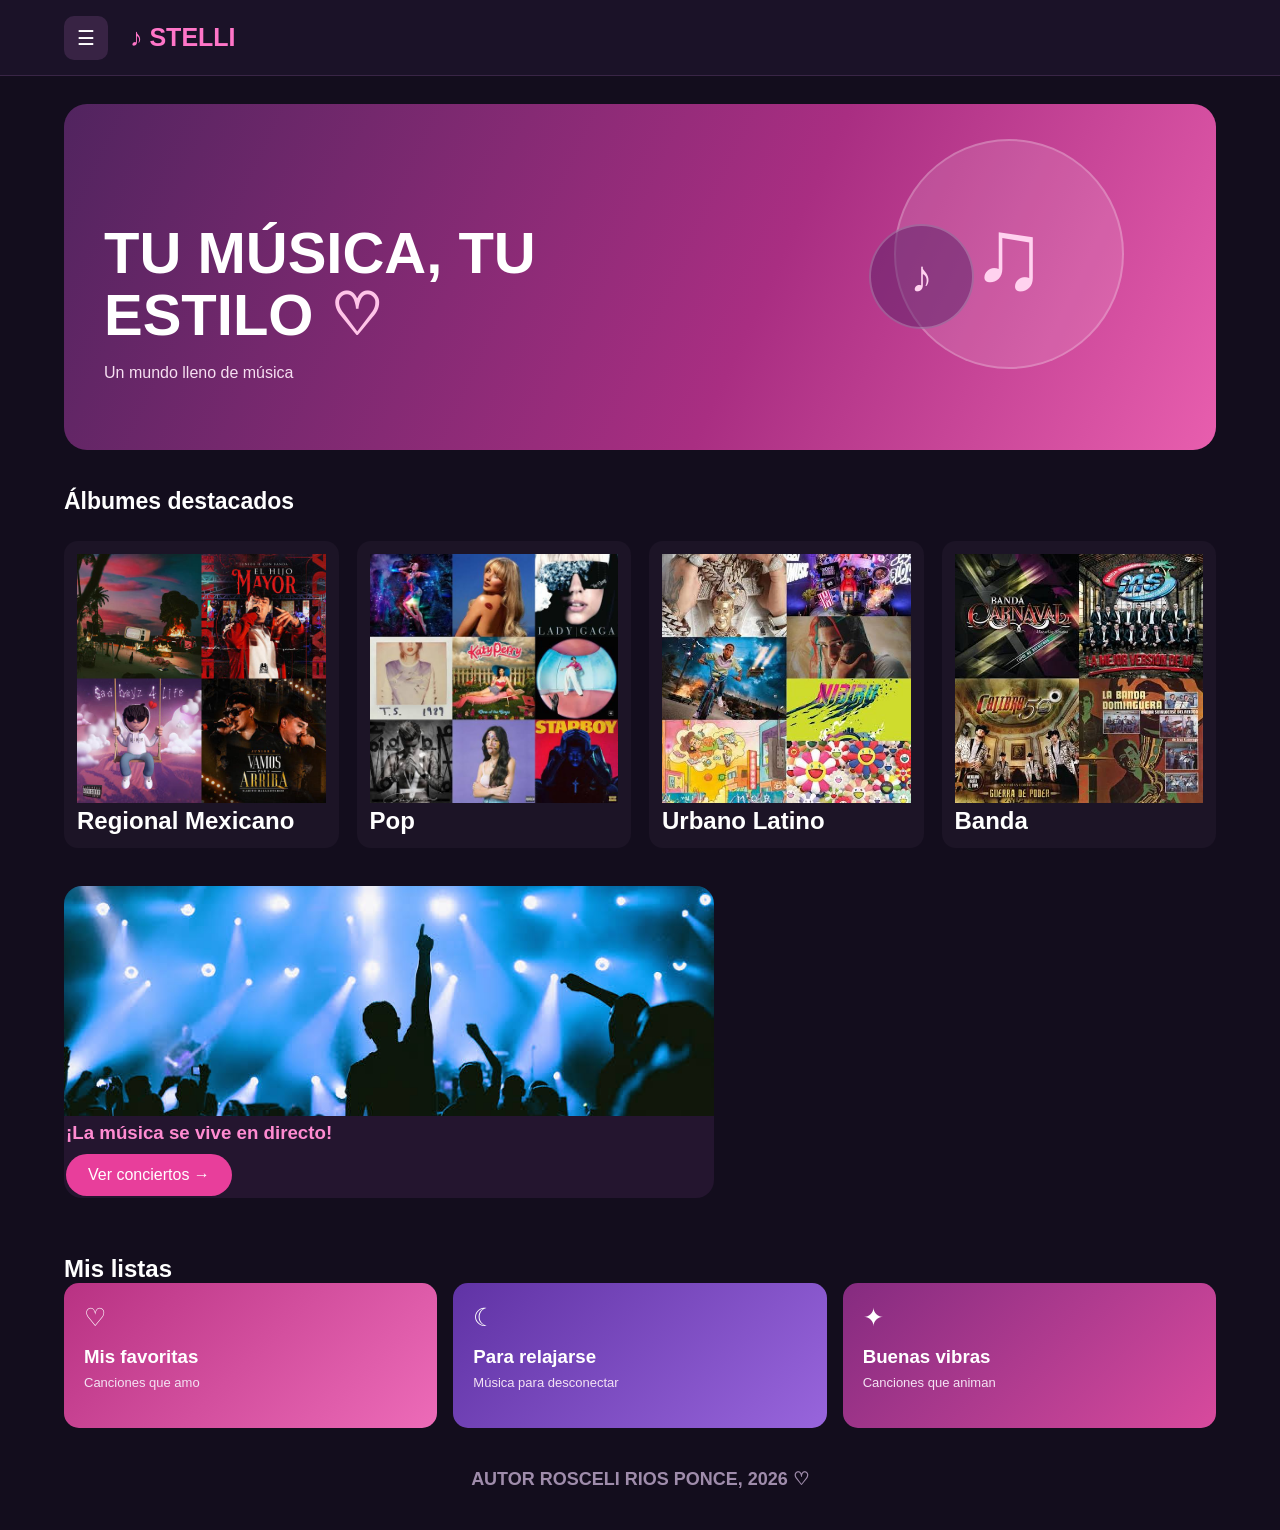
<file: index.html>
<!DOCTYPE html>
<html lang="es">
<head>
    <meta charset="UTF-8">
    <meta name="viewport" content="width=device-width, initial-scale=1.0">
    <title>Stelli</title>
    <link rel="stylesheet" href="estilos.css">
</head>
<body>
    <header class="encabezado">
        <button class="boton-menu" id="abrirMenu" aria-label="Abrir menú" aria-expanded="false">☰</button>
        <a class="logo" href="#inicio">♪ STELLI</a>
    </header>
    <div class="fondo-menu" id="fondoMenu"></div>
    <aside class="menu-lateral" id="menuLateral">
        <div class="menu-titulo"><h2>Tu espacio</h2><button id="cerrarMenu" aria-label="Cerrar menú">×</button></div>
        <a class="enlace activo" href="#inicio">⌂ <span>Inicio</span></a>
        <a class="enlace" href="#albumes">▣ <span>Álbumes</span></a>
        <a class="enlace" href="#conciertos">▶ <span>Conciertos</span></a>
        <a class="enlace" href="#listas">☷ <span>Mis listas</span></a>
        <a class="enlace" href="formulario.html">☆ <span>Suscripción</span></a>
        <div class="menu-nota"><div class="nota-icono">♫</div><strong>Tu música, tu estilo</strong></div>
    </aside>

    <main id="inicio">
        <section class="hero">
            <div class="hero-texto">
                <p class="etiqueta"></p>
                <h1><br>TU MÚSICA, TU ESTILO <span>♡</span></h1>
                <P>Un mundo lleno de música</P>
            </div>
            <div class="disco disco-grande">♫</div><div class="disco disco-pequeno">♪</div>
        </section>

        <section class="seccion" id="albumes">
            <div class="titulo-seccion"><div><h2>Álbumes destacados</h2></div></div>
            <div class="rejilla-albumes">
                <article class="album"><a href="regional.html"><img src="regional.jpg" width="100%"></a><h2>Regional Mexicano</h2></article>
                <article class="album"><a href="pop.html"><img src="pop.jpg" width="100%"></a><h2>Pop</h2></article>
                <article class="album"><a href="urbano.html"><img src="urbano.jpg" width="100%"></a><h2>Urbano Latino</h2></article>
                <article class="album"><a href="banda.html"><img src="bandas.jpg" width="100%"></a><h2>Banda</h2></article>
            </div>
        </section>
    <section class="seccion" id="conciertos">
       <div class="tarjeta-portada">
       <img src="conciertos.jpg" alt="Conciertos en vivo">
       <div class="info-concierto">
       <h3> ¡La música se vive en directo!</h3>
       <a href="conciertos.html" class="boton-conciertos">
       Ver conciertos →
       </a>
       </div></div></section>
        <section class="seccion" id="listas">
            <div class="titulo-seccion"></div><h2>Mis listas</h2></div></div>
             <div class="rejilla-listas">
<a href="favoritas.html" class="lista lista-rosa">
<span>♡</span><h3>Mis favoritas</h3><p>Canciones que amo</p></a>
<a href="relajarse.html" class="lista lista-morada"><span>☾</span><h3>Para relajarse</h3>
<p>Música para desconectar</p></a>
<a href="vibras.html" class="lista lista-fucsia">
<span>✦</span><h3>Buenas vibras</h3>
<p>Canciones que animan</p></a>
</div></section>

    <footer><h2>AUTOR ROSCELI RIOS PONCE, 2026 ♡</h2></footer>
    </main>

    <script>
        const menu = document.getElementById('menuLateral');
        const fondo = document.getElementById('fondoMenu');
        const abrir = document.getElementById('abrirMenu');
        const cerrar = document.getElementById('cerrarMenu');

        function abrirMenu() {
            menu.classList.add('mostrar');
            fondo.classList.add('mostrar');
            abrir.setAttribute('aria-expanded', 'true');
        }
        function cerrarMenu() {
            menu.classList.remove('mostrar');
            fondo.classList.remove('mostrar');
            abrir.setAttribute('aria-expanded', 'false');
        }
        abrir.addEventListener('click', abrirMenu);
        cerrar.addEventListener('click', cerrarMenu);
        fondo.addEventListener('click', cerrarMenu);
        document.querySelectorAll('.menu-lateral a').forEach(function(enlace) {
            enlace.addEventListener('click', cerrarMenu);
        });
    </script>
</body>
</html>
</file>
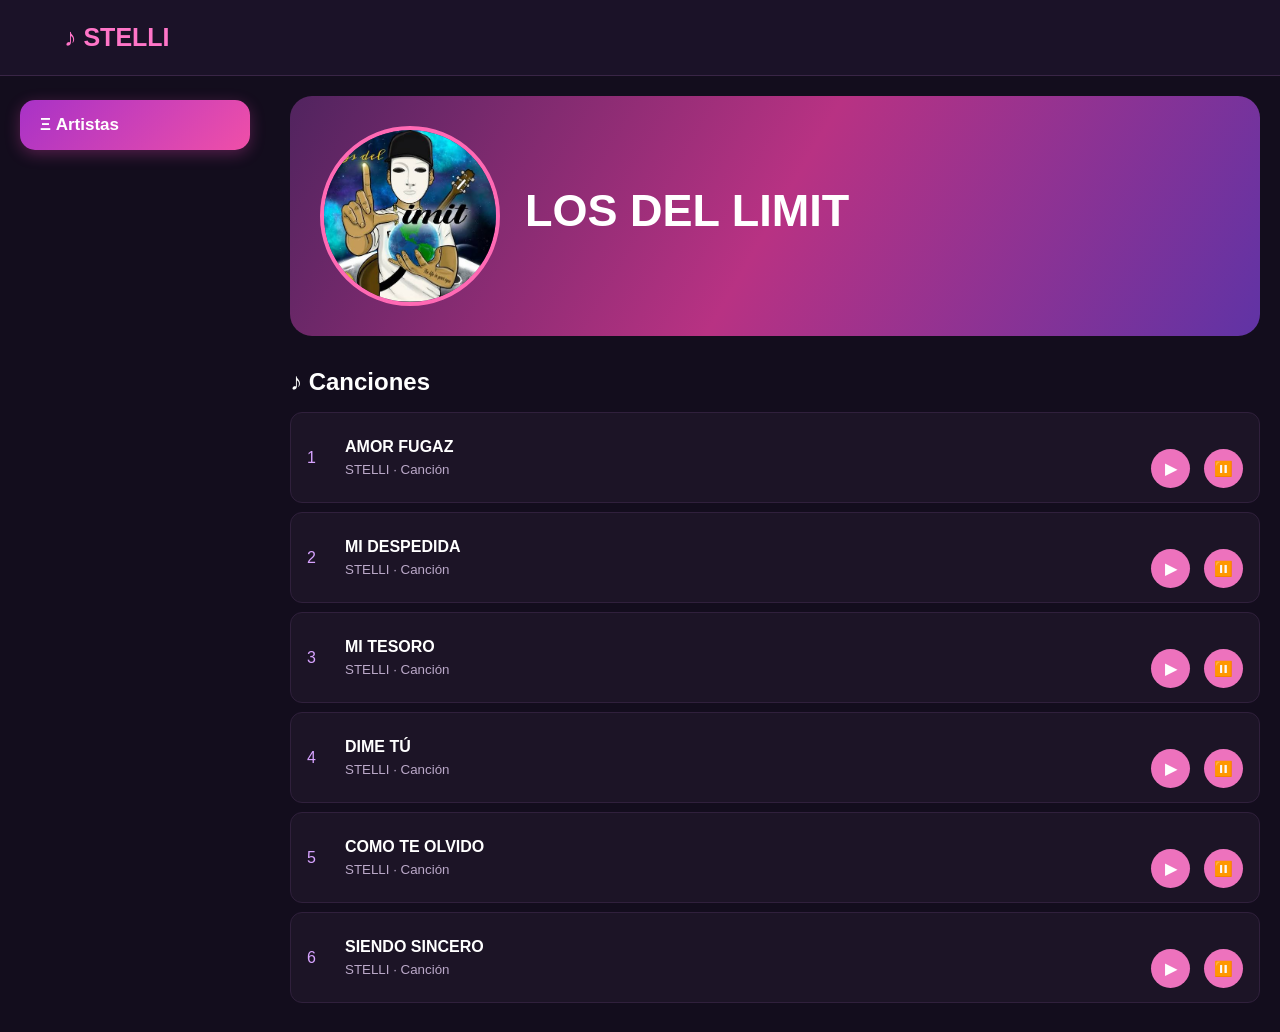
<file: artistabanda.html>
<!DOCTYPE html>
<html lang="es">
<head>
    <meta charset="UTF-8">
    <meta name="viewport" content="width=device-width, initial-scale=1.0">
    <title>banda</title>
    <link rel="stylesheet" href="estilos.css">
</head>
<body>
    <header class="encabezado">
        <a class="logo" href="index.html">♪ STELLI</a>
    </header>

    <main class="pagina-artista">
    <details class="menu-artistas">
        <summary>Ξ Artistas</summary>
        <nav>
            <a href="banda.html #artistas">🎵 <span>BANDA</span></a>
            <a href="?artista=1">▶ <span>LOS DEL LIMIT</span></a>
            <a href="?artista=2">▶ <span>LOS PLEBES DEL RANCHO DE ARIEL CAMACHO</span></a>
            <a href="?artista=3">▶ <span>BANDA TIERRA SAGRADA</span></a>
            <a href="?artista=4">▶ <span>CALIBRE 50</span></a>
            <a href="?artista=5">▶ <span><span>BANDA LA TRAKALOSA DE MONTERREY</span></a>
            <a href="?artista=6">▶ <span>LOS RIELEROS DEL NORTE</span></a>
        </nav>
    </details>
        <section class="portada-artista">
            <div class="avatar-artista">
            <img id="imagenArtista" src="" alt="Foto del artista">
            </div>
            <div>
                <h1 id="nombreArtista">Nombre del artista</h1>
            </div>
        </section>

        <section class="lista-canciones">
            <h2>♪ Canciones</h2>
            <div id="canciones"></div>
        </section>
    </main>

    <script>
        /* Cambia los nombres y canciones de este ejemplo por los de tus artistas favoritos. */
        const artistas = {
            1: { nombre: "LOS DEL LIMIT", imagen:"limit.jpg", canciones: ["AMOR FUGAZ", "MI DESPEDIDA", "MI TESORO", "DIME TÚ", "COMO TE OLVIDO", "SIENDO SINCERO"] },
            2: { nombre: "LOS PLEBES DEL RANCHO DE ARIEL CAMACHO", imagen:"ariel.jpg", canciones: ["HABLEMOS", "COMO FUE", "NADIE", "POR ENAMORARME", "NO LO HICE BIEN", "QUÉ CARO ESTOY PAGANDO"] },
            3: { nombre: "BANDA TIERRA SAGRADA", imagen:"tierra.jpg", canciones: ["LA BUENA Y LA MALA", "EL BUENO Y EL MALO", "SUSPIROS", "HOMBRE SENCILLO", "INCOMPARABLE", "ASÍ TE QUIERO YO"] },
            4: { nombre: "CALIBRE 50", imagen:"calibre.jpg", canciones: ["SI TE PUDIERA MENTIR", "A LA ANTIGÜITA", "CONTIGO", "BOHEMIO LOCO", "TUS LATIDOS", "AUNQUE AHORA ESTÉS CON ÉL"] },
            5: { nombre: "BANDA LA TRAKALOSA DE MONTERREY", imagen:"trakalosa.jpg", canciones: ["BROCHE DE ORO", "SUPISTE HACERME MAL", "FÍJATE QUE SÍ", "BORRACHO DE AMOR", "PUDE HABER SIDO YO", "DOBLE VIDA"] },
            6: { nombre: "LOS RIELEROS DEL NORTE", imagen:"los rieleros.jpg", canciones: ["VOY A LLORAR POR TI", "TE QUIERO MUCHO", "AYER LA VI POR LA CALLE", "NOCHES ETERNAS", "DIME QUIÉN ES", "AYÚDAME A OLVIDARTE"] }
        };

 const numero = new URLSearchParams(window.location.search).get("artista") || "1";
const artista = artistas[numero] || artistas["1"];

document.title = artista.nombre + " | STELLI";
document.getElementById("nombreArtista").textContent = artista.nombre;
const imagen=
document.getElementById("imagenArtista");imagen.src=artista.imagen;

const contenedor = document.getElementById("canciones");
console.log("La pagina esta ejecutando JavaScript");
console.log(artistas);
console.log(artista);
                const archivos={
                    "AMOR FUGAZ":"amor fugaz.mp3",
                    "MI DESPEDIDA":"mi despedida.mp3",
                    "MI TESORO":"mi tesoro.mp3",
                    "DIME TÚ":"dime tu.mp3",
                    "COMO TE OLVIDO":"como te olvido.mp3",
                    "SIENDO SINCERO":"siendo sincero.mp3",
                    "HABLEMOS":"hablemos.mp3",
                    "COMO FUE":"como fue.mp3",
                    "NADIE":"nadie.mp3",
                    "POR ENAMORARME":"Por Enamorarme.mp3",
                    "NO LO HICE BIEN":"no lo hice bien.mp3",
                    "QUÉ CARO ESTOY PAGANDO":"que caro estoy pagando.mp3",
                    "LA BUENA Y LA MALA":"la buena.mp3",
                    "EL BUENO Y EL MALO":"el bueno.mp3",
                    "SUSPIROS":"suspiros.mp3",
                    "HOMBRE SENCILLO":"hombre sencillo.mp3",
                    "INCOMPARABLE":"incomparable.mp3",
                    "ASÍ TE QUIERO YO":"asi te quiero yo.mp3",
                    "SI TE PUDIERA MENTIR":"si te pudiera mentir.mp3",
                    "A LA ANTIGÜITA":"a la antiguita.mp3",
                    "CONTIGO":"contigo.mp3",
                    "BOHEMIO LOCO":"bohemio loco.mp3",
                    "TUS LATIDOS":"tus latidos.mp3",
                    "AUNQUE AHORA ESTÉS CON ÉL":"aunque ahora.mp3",
                    "BROCHE DE ORO":"broche de oro.mp3",
                    "SUPISTE HACERME MAL":"supiste hacerme mal.mp3",
                    "FÍJATE QUE SÍ":"fijate que si.mp3",
                    "BORRACHO DE AMOR":"borracho de amor.mp3",
                    "PUDE HABER SIDO YO":"pude haber sido yo.mp3",
                    "DOBLE VIDA":"doble vida.mp3",
                    "VOY A LLORAR POR TI":"voy a llorar.mp3",
                    "TE QUIERO MUCHO":"te quiero.mp3",
                    "AYER LA VI POR LA CALLE":"ayer la vi.mp3",
                    "NOCHES ETERNAS":"noches eternas.mp3",
                    "DIME QUIÉN ES":"dime quien es.mp3",
                    "AYÚDAME A OLVIDARTE":"ayudame a olvidarte.mp3",
                };
                    artista.canciones.forEach(function(cancion, indice) {
    const fila = document.createElement("div");
    fila.className = "cancion";

    fila.innerHTML =
        '<span class="cancion-numero">' + (indice + 1) + '</span>' +
        '<div class="cancion-info"><strong></strong><small>STELLI · Canción</small></div>' +
        '<button class="boton-reproducir" type="button">▶</button>' +
        '<button class="boton-pausar boton-reproducir" type="button">⏸️</button>';

    fila.querySelector(".cancion-info strong").textContent = cancion;

    const boton = fila.querySelector("button");
    const botonPausa=
    fila.querySelector(".boton-pausar");
    botonPausa.addEventListener("click",function(){
        const audio=
        document.getElementById("reproductor");
        if (audio) {
            audio.pause();
        }
    });

    boton.addEventListener("click", function() {
        const archivo = archivos[cancion];

        if (!archivo) {
            alert("Todavía falta agregar el archivo de esta canción.");
            return;
        }

        let audio = document.getElementById("reproductor");

        if (!audio) {
            audio = document.createElement("audio");
            audio.id = "reproductor";
            contenedor.parentNode.appendChild(audio);
        }
    audio.src = "canciones/" + archivo;
    audio.play().catch(function() {
     alert("No se pudo reproducir. Revisa que el archivo exista.");
    });
     });
    contenedor.appendChild(fila);
    });

</script>
</body>
</html>
</file>
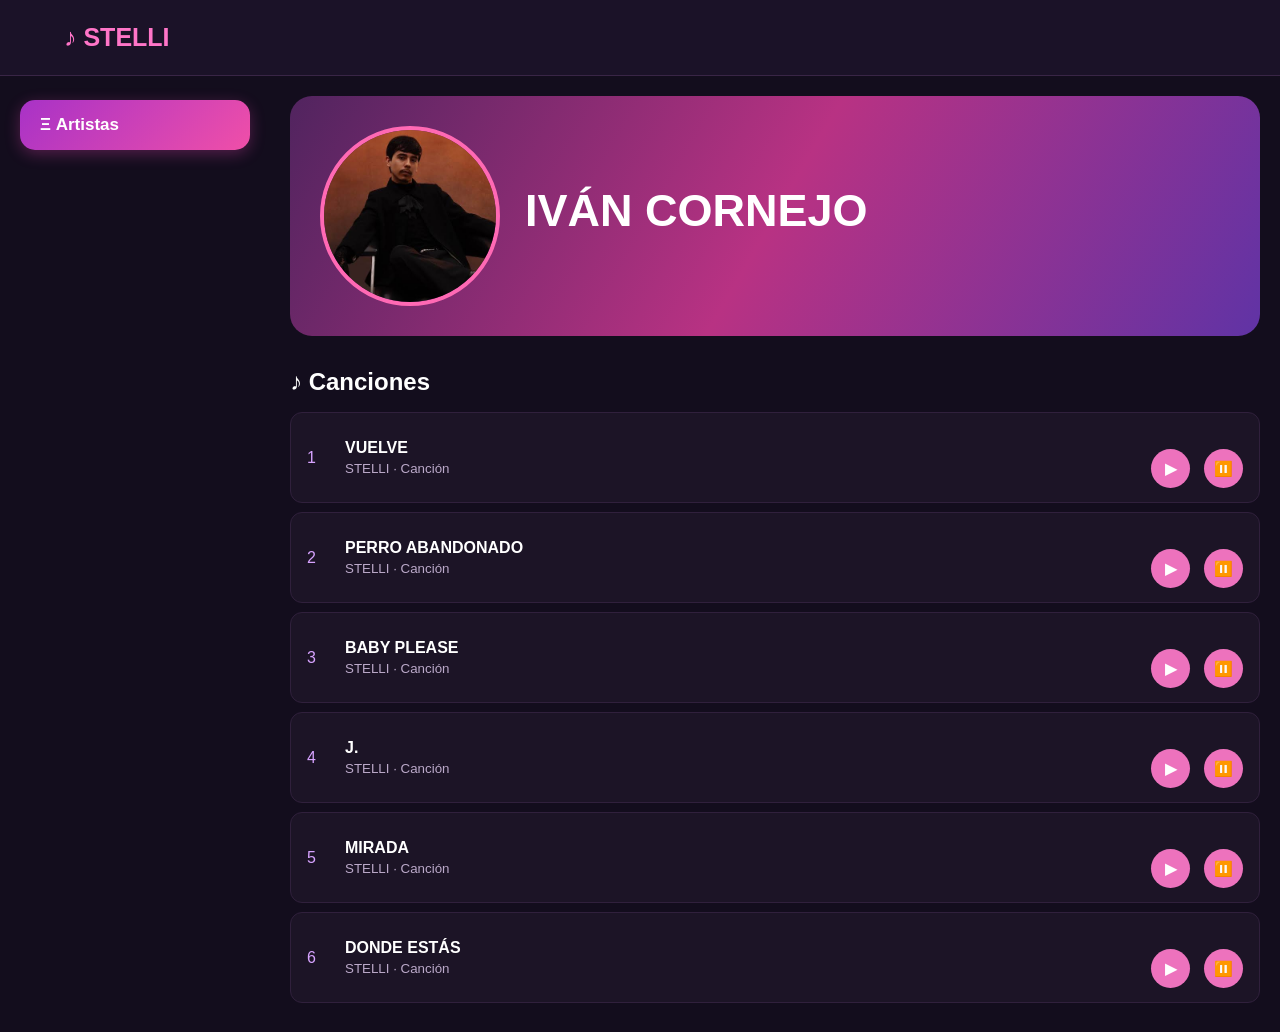
<file: artistaregi.html>
<html lang="es">
<head>
    <meta charset="UTF-8">
    <meta name="viewport" content="width=device-width, initial-scale=1.0">
    <title>Regional</title>
    <link rel="stylesheet" href="estilos.css">
</head>
<body>
    <header class="encabezado">
        <a class="logo" href="index.html">♪ STELLI</a>
    </header>
    <main class="pagina-artista">
    <details class="menu-artistas">
        <summary>Ξ Artistas</summary>
        <nav>
            <a href="regional.html #artistas">🎵 <span>REGIONAL MEXICANO</span></a>
            <a href="?artista=1">▶ <span>IVÁN CORNEJO</span></a>
            <a href="?artista=2">▶ <span>NATANAEL CANO</span></a>
            <a href="?artista=3">▶ <span>T3R ELEMENTO</span></a>
            <a href="?artista=4">▶ <span>JASIEL NÚÑEZ</span></a>
            <a href="?artista=5">▶ <span>ESLABÓN ARMADO</span></a>
            <a href="?artista=6">▶ <span>JUNIOR H</span></a>
        </nav>
    </details>
        <section class="portada-artista">
            <div class="avatar-artista">
            <img id="imagenArtista" src="" alt="Foto del artista">
            </div>
            <div>
                <h1 id="nombreArtista">Nombre del artista</h1>
            </div>
        </section>

        <section class="lista-canciones">
            <h2>♪ Canciones</h2>
            <div id="canciones"></div>
        </section>
    </main>
    <script>
        /* Cambia los nombres y canciones de este ejemplo por los de tus artistas favoritos. */
        const artistas = {
            1: { nombre: "IVÁN CORNEJO", imagen:"ivann.jpg", canciones: ["VUELVE", "PERRO ABANDONADO", "BABY PLEASE", "J.", "MIRADA", "DONDE ESTÁS"] },
            2: { nombre: "NATANAEL CANO", imagen:"cano.webp", canciones: ["AMOR TUMBADO", "MADONNA", "MI BELLO ÁNGEL", "PACAS DE BILLETES", "PRESIDENTE", "BLANCANIEVES"] },
            3: { nombre: "T3R ELEMENTO", imagen:"ELEMENTO.jpg", canciones: ["OJITOS DE MIEL", "LABIOS DE CEREZA", "LABIOS DE CEREZA 2", "LABIOS DE CEREZA 3", "QUE TE VAS", "MI RELIGIÓN"] },
            4: { nombre: "JASIEL NÚÑES", imagen:"jasiel.jpg", canciones: ["CORAZÓN FRÍO", "NOCHES FRÍAS", "CIELO ETERNO", "MADRID", "0 SENTIMIENTOS", "LINDA MUJER"] },
            5: { nombre: "ESLABÓN ARMADO", imagen:"eslabon.jpg", canciones: ["AMARTE A LA ANTIGUA", "K", "ME MATAS", "JUGASTE Y SUFRÍ", "SIEMPRE SIEMPRE", "CHULA"] },
            6: { nombre: "JUNIOR H", imagen:"junior.webp", canciones: ["Y LLORO", "DEMENCIA", "MI GATA", "MIENTRAS DUERMES", "ELLA", "VOLVER AL FUTURO"] }
        };

       const numero = new URLSearchParams(window.location.search).get("artista") || "1";
const artista = artistas[numero] || artistas["1"];

document.title = artista.nombre + " | STELLI";
document.getElementById("nombreArtista").textContent = artista.nombre;
const imagen=
document.getElementById("imagenArtista");imagen.src=artista.imagen;

const contenedor = document.getElementById("canciones");

console.log("La pagina esta ejecutando JavaScript");
console.log(artistas);
console.log(artista);

const archivos = {
    "VUELVE": "vuelve.mp3",
    "PERRO ABANDONADO": "perro abandonado.mp3",
    "BABY PLEASE": "baby please.mp3",
    "J.": "j.mp3",
    "MIRADA": "mirada.mp3",
    "DONDE ESTÁS": "donde estas.mp3",
    "AMOR TUMBADO": "amor tumbado.mp3",
    "MADONNA": "madonna.mp3",
    "MI BELLO ÁNGEL": "mi bello ángel.mp3",
    "PACAS DE BILLETES": "pacas de billetes.mp3",
    "PRESIDENTE": "presidente.mp3",
    "BLANCANIEVES":"blancanieves.mp3",
    "OJITOS DE MIEL": "ojitos de miel.mp3",
    "LABIOS DE CEREZA": "labios de cereza.mp3",
    "LABIOS DE CEREZA 2": "labios de cereza 2.mp3",
    "LABIOS DE CEREZA 3": "labios de cereza 3.mp3",
    "QUE TE VAS": "que te vas.mp3",
    "MI RELIGIÓN": "mi religión.mp3",
    "CORAZÓN FRÍO": "corazón frío.mp3",
    "NOCHES FRÍAS": "noches frías.mp3",
    "CIELO ETERNO": "cielo eterno.mp3",
    "MADRID": "madrid.mp3",
    "0 SENTIMIENTOS": "0 sentimientos.mp3",
    "LINDA MUJER": "linda mujer.mp3",
    "AMARTE A LA ANTIGUA": "amarte a la antigua.mp3",
    "K": "k.mp3",
    "ME MATAS": "me matas.mp3",
    "JUGASTE Y SUFRÍ": "jugaste y sufrí.mp3",
    "SIEMPRE SIEMPRE": "siempre siempre.mp3",
    "CHULA": "chula.mp3",
    "Y LLORO": "y lloro.mp3",
    "DEMENCIA": "demencia.mp3",
    "MI GATA": "mi gata.mp3",
    "MIENTRAS DUERMES": "mientras duermes.mp3",
    "ELLA": "ella.mp3",
    "VOLVER AL FUTURO": "volver al futuro.mp3"
};

artista.canciones.forEach(function(cancion, indice) {
    const fila = document.createElement("div");
    fila.className = "cancion";

    fila.innerHTML =
        '<span class="cancion-numero">' + (indice + 1) + '</span>' +
        '<div class="cancion-info"><strong></strong><small>STELLI · Canción</small></div>' +
        '<button class="boton-reproducir" type="button">▶</button>' +
        '<button class="boton-pausar boton-reproducir" type="button">⏸️</button>';

    fila.querySelector(".cancion-info strong").textContent = cancion;

    const boton = fila.querySelector("button");
    const botonPausa=
    fila.querySelector(".boton-pausar");
    botonPausa.addEventListener("click",function(){
        const audio=
        document.getElementById("reproductor");
        if (audio) {
            audio.pause();
        }
    });
    boton.addEventListener("click", function() {
        const archivo = archivos[cancion];
    if (!archivo) {
            alert("Todavía falta agregar el archivo de esta canción.");
            return;
        }
     let audio = document.getElementById("reproductor");
        if (!audio) {
            audio = document.createElement("audio");
            audio.id = "reproductor";
            contenedor.parentNode.appendChild(audio);
        }
    audio.src = "canciones/" + archivo;
     audio.play().catch(function() {
     alert("No se pudo reproducir. Revisa que el archivo exista.");
      });
    });
    contenedor.appendChild(fila);
    });
</script>
</body>
</html>
</file>
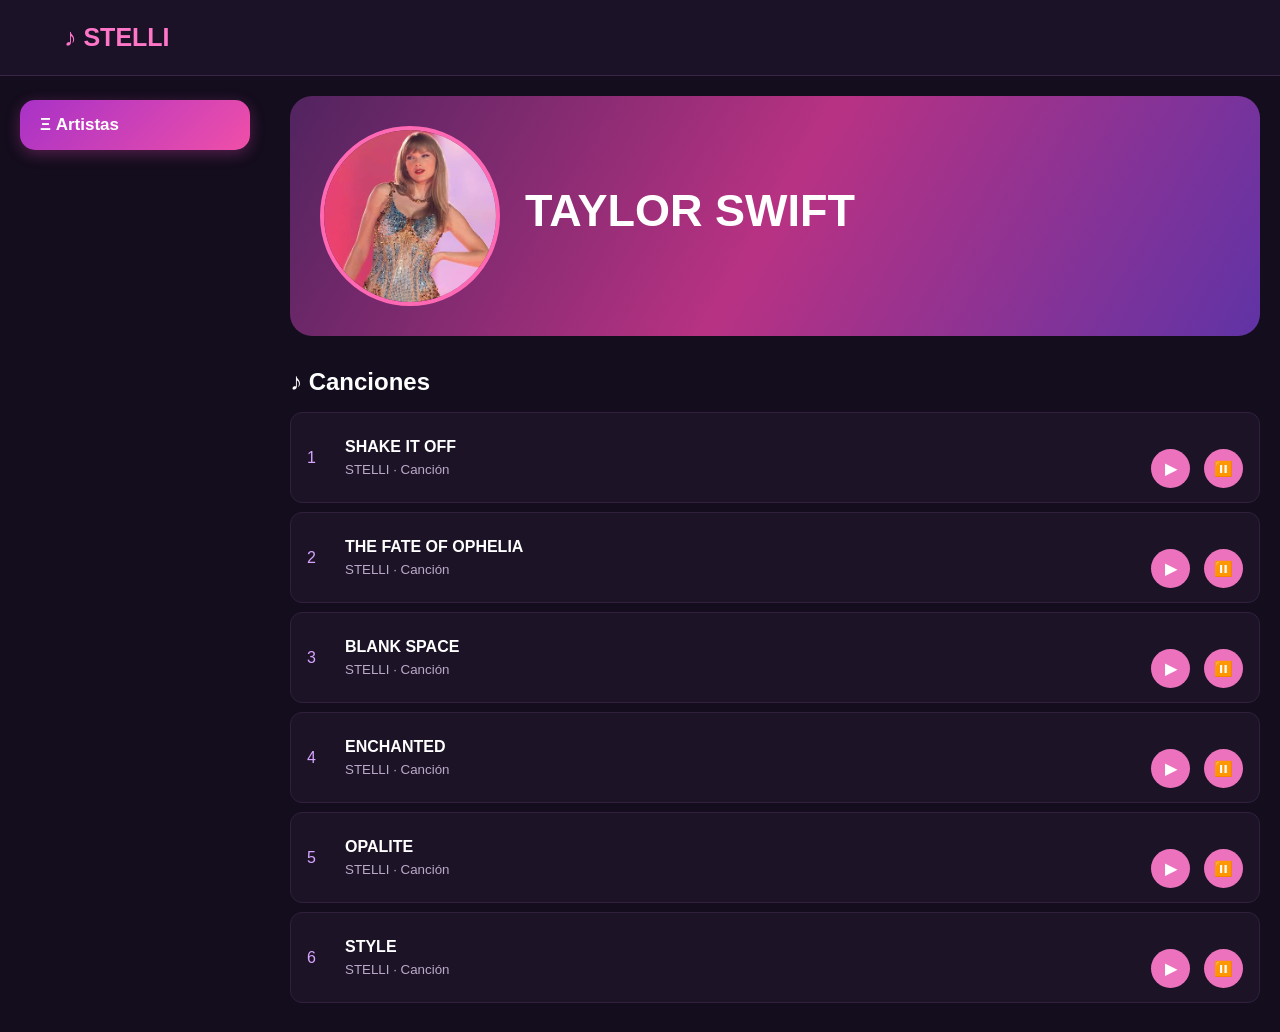
<file: artistaspop.html>
<!DOCTYPE html>
<html lang="es">
<head>
    <meta charset="UTF-8">
    <meta name="viewport" content="width=device-width, initial-scale=1.0">
    <title>pop</title>
    <link rel="stylesheet" href="estilos.css">
</head>
<body>
    <header class="encabezado">
        <a class="logo" href="index.html">♪ STELLI</a>
        </header>

    <main class="pagina-artista">
    <details class="menu-artistas">
        <summary>Ξ Artistas</summary>
        <nav>
            <a href="pop.html #artistas">🎵 <span>POP</span></a>
            <a href="?artista=1">▶ <span>TAYLOR SWIFT</span></a>
            <a href="?artista=2">▶ <span>BILLIE EILISH</span></a>
            <a href="?artista=3">▶ <span>ARIANA GRANDE</span></a>
            <a href="?artista=4">▶ <span>DUA LIPA</span></a>
            <a href="?artista=5">▶ <span>AITANA</span></a>
            <a href="?artista=6">▶ <span>LANA DEL REY</span></a>
        </nav>
    </details>
        <section class="portada-artista">
        <div class="avatar-artista">
        <img id="imagenArtista" src="" alt="Foto del artista">
            </div>
            <div>
                <h1 id="nombreArtista">Nombre del artista</h1>
            </div>
        </section>

        <section class="lista-canciones">
            <h2>♪ Canciones</h2>
            <div id="canciones"></div>
        </section>
    </main>

    <script>
        /* Cambia los nombres y canciones de este ejemplo por los de tus artistas favoritos. */
        const artistas = {
            1: { nombre: "TAYLOR SWIFT", imagen:"taylor.jpg", canciones: ["SHAKE IT OFF", "THE FATE OF OPHELIA", "BLANK SPACE", "ENCHANTED", "OPALITE", "STYLE"] },
            2: { nombre: "BILLI EILISH", imagen:"billie.jpg", canciones: ["WILDFLOWER", "BIRDS OF A FEATHER", "OCEAN EYES", "BLUE", "I LOVE YOU", "SKINNY"] },
            3: { nombre: "ARIANA GRANDE", imagen:"ariana.jpg", canciones: ["MOONLIGHT", "7 RINGS", "INTO YOU", "PETAL", "SUPERNATURAL", "POSITIONS"] },
            4: { nombre: "DUA LIPA", imagen:"dua.jpg", canciones: ["NEW RULES", "HOUDINI", "LOVE AGAIN", "IDGAF", "ILLUSION", "OYE MI AMOR"] },
            5: { nombre: "AITANA", imagen:"aitana.jpg", canciones: ["SUPERESTRELLA", "CONEXIÓN PSÍQUICA", "CUARTO AZUL", "VAS A QUEDARTE", "6 DE FEBRERO", "11 RAZONES",] },
            6: { nombre: "LANA DEL REY", imagen:"lana.avif", canciones: ["SAD GIRL", "RADIO", "SALVATORE", "OLD MONEY", "RIDE", "NI UNA PALABRA"] }
        };

        const numero = new URLSearchParams(window.location.search).get("artista") || "1";
const artista = artistas[numero] || artistas["1"];

document.title = artista.nombre + " | STELLI";
document.getElementById("nombreArtista").textContent = artista.nombre;
const imagen=
document.getElementById("imagenArtista");imagen.src=artista.imagen;

const contenedor = document.getElementById("canciones");
console.log("La pagina esta ejecutando JavaScript");
console.log(artistas);
console.log(artista);

                const archivos={
                    "SHAKE IT OFF":"shake.mp3",
                    "THE FATE OF OPHELIA":"the fate.mp3",
                    "BLANK SPACE":"blank.mp3",
                    "ENCHANTED":"enchanted.mp3",
                    "OPALITE":"opalite.mp3",
                    "STYLE":"style.mp3",
                    "WILDFLOWER":"wildflower.mp3",
                    "BIRDS OF A FEATHER":"birds.mp3",
                    "OCEAN EYES":"ocean eyes.mp3",
                    "BLUE":"blue.mp3",
                    "I LOVE YOU":"i love you.mp3",
                    "SKINNY":"Skinny.mp3",
                    "MOONLIGHT":"moonlight.mp3",
                    "7 RINGS":"7 rings.mp3",
                    "INTO YOU":"into you.mp3",
                    "PETAL":"petal.mp3",
                    "SUPERNATURAL":"supernatural.mp3",
                    "POSITIONS":"positions.mp3",
                    "NEW RULES":"new rules.mp3",
                    "HOUDINI":"houdini.mp3",
                    "LOVE AGAIN":"love again.mp3",
                    "IDGAF":"idgaf.mp3",
                    "ILLUSION":"illusion.mp3",
                    "OYE MI AMOR":"oye mi amor.mp3",
                    "SUPERESTRELLA":"superestrella.mp3",
                    "CONEXIÓN PSÍQUICA":"conexión.mp3",
                    "CUARTO AZUL":"cuarto azul.mp3",
                    "VAS A QUEDARTE":"vas a quedarte.mp3",
                    "6 DE FEBRERO":"6 de febrero.mp3",
                    "11 RAZONES":"11 razones.mp3",
                    "SAD GIRL":"sad.mp3",
                    "RADIO":"radio.mp3",
                    "SALVATORE":"salvatore.mp3",
                    "OLD MONEY":"old.mp3",
                    "RIDE":"ride.mp3",
                    "NI UNA PALABRA":"ni una palabra.mp3",
        };
artista.canciones.forEach(function(cancion, indice) {
    const fila = document.createElement("div");
    fila.className = "cancion";

    fila.innerHTML =
        '<span class="cancion-numero">' + (indice + 1) + '</span>' +
        '<div class="cancion-info"><strong></strong><small>STELLI · Canción</small></div>' +
        '<button class="boton-reproducir" type="button">▶</button>' +
        '<button class="boton-pausar boton-reproducir" type="button">⏸️</button>';

    fila.querySelector(".cancion-info strong").textContent = cancion;

    const boton = fila.querySelector("button");
    const botonPausa=
    fila.querySelector(".boton-pausar");
    botonPausa.addEventListener("click",function(){
        const audio=
        document.getElementById("reproductor");
        if (audio) {
            audio.pause();
        }
    });

    boton.addEventListener("click", function() {
        const archivo = archivos[cancion];

        if (!archivo) {
            alert("Todavía falta agregar el archivo de esta canción.");
            return;
        }

        let audio = document.getElementById("reproductor");

        if (!audio) {
            audio = document.createElement("audio");
            audio.id = "reproductor";
            contenedor.parentNode.appendChild(audio);
        }
    audio.src = "canciones/" + archivo;
    audio.play().catch(function() {
     alert("No se pudo reproducir. Revisa que el archivo exista.");
    });
     });
    contenedor.appendChild(fila);
    });

</script>
</body>
</html>
</file>
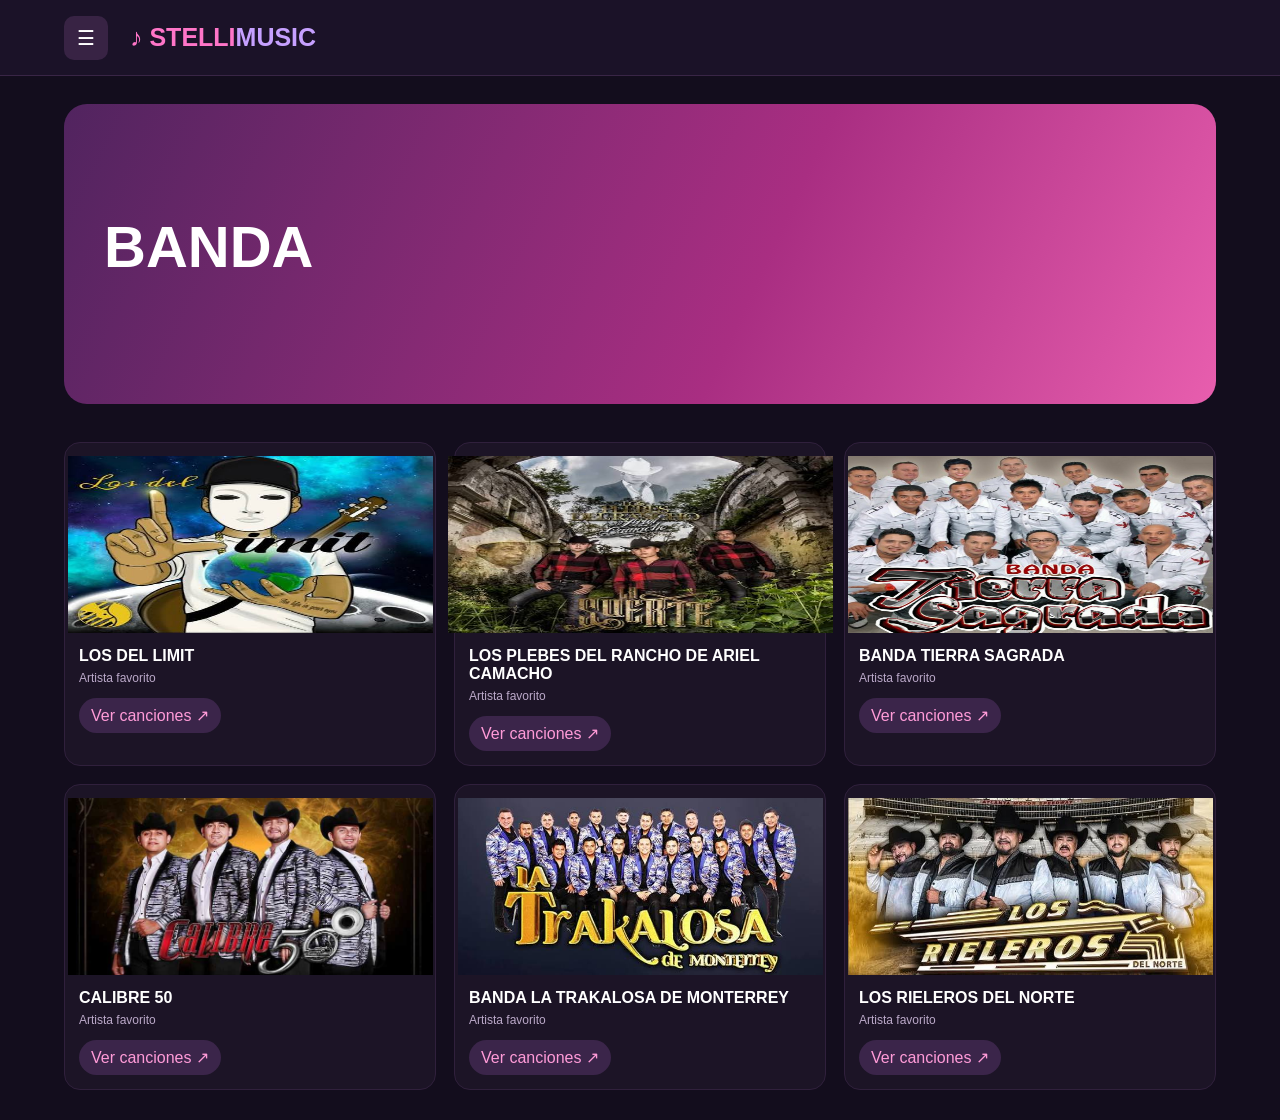
<file: banda.html>
<html>
<head><meta charset="UTF-8">
    <meta name="viewport" content="width=device-width, initial-scale=1.0">
    <title>Urbano</title>
    <link rel="stylesheet" href="estilos.css">
</head>
<body>
<header class="encabezado">
        <button class="boton-menu" id="abrirMenu" aria-label="Abrir menú" aria-expanded="false">☰</button>
        <a class="logo" href="#inicio">♪ STELLI<span>MUSIC</span></a>
    </header>
    <div class="fondo-menu" id="fondoMenu"></div>
    <aside class="menu-lateral" id="menuLateral">
        <div class="menu-titulo"><h2>Tu espacio</h2><button id="cerrarMenu" aria-label="Cerrar menú">×</button></div>
        <a class="enlace activo" href="index.html #inicio">⌂ <span>Inicio</span></a>
        <a class="enlace" href="index.html #albumes">▣ <span>Álbumes</span></a>
        <a class="enlace" href="index.html #conciertos">▶ <span>Conciertos</span></a>
        <a class="enlace" href="index.html #listas">☷ <span>Mis listas</span></a>
        <div class="menu-nota"><div class="nota-icono">♫</div><strong>Tu música, tu estilo</strong></div>
    </aside>

     <main id="inicio">
        <section class="hero">
            <div class="hero-texto">
                <h1>BANDA</h1>
        </section>

<section class="seccion" id="artistas">
            <div class="rejilla-artistas">
                <article class="tarjeta-artista">
                    <a class="artista-enlace" href="artistabanda.html?artista=1" aria-label="Ver canciones del artista 1">
                        <div class="espacio-imagen"><small><img src="limit.jpg" width="365" height="177"></small></div>
                        <h3>LOS DEL LIMIT</h3>
                    </a>
                    <p>Artista favorito</p>
                    <a class="boton-ver" href="artistabanda.html?artista=1">Ver canciones ↗</a>
                </article>
                <article class="tarjeta-artista">
                    <a class="artista-enlace" href="artistabanda.html?artista=2" aria-label="Ver canciones del artista 2">
                        <div class="espacio-imagen"><small><img src="ariel.jpg" width="385" height="177"></small></div>
                        <h3>LOS PLEBES DEL RANCHO DE ARIEL CAMACHO</h3>
                    </a>
                    <p>Artista favorito</p>
                    <a class="boton-ver" href="artistabanda.html?artista=2">Ver canciones ↗</a>
                </article>
                <article class="tarjeta-artista">
                    <a class="artista-enlace" href="artistabanda.html?artista=3" aria-label="Ver canciones del artistas 3">
                        <div class="espacio-imagen"><small><img src="tierra.jpg" width="365" height="177"></small></div>
                        <h3>BANDA TIERRA SAGRADA</h3>
                    </a>
                    <p>Artista favorito</p>
                    <a class="boton-ver" href="artistabanda.html?artista=3">Ver canciones ↗</a>
                </article>
                <article class="tarjeta-artista">
                    <a class="artista-enlace" href="artistabanda.html?artista=4" aria-label="Ver canciones del artista 4">
                        <div class="espacio-imagen"><small><img src="calibre.jpg" width="365" height="177"></small></div>
                        <h3>CALIBRE 50</h3>
                    </a>
                    <p>Artista favorito</p>
                    <a class="boton-ver" href="artistabanda.html?artista=4">Ver canciones ↗</a>
                </article>
                <article class="tarjeta-artista">
                    <a class="artista-enlace" href="artistabanda.html?artista=5" aria-label="Ver canciones del artista 5">
                        <div class="espacio-imagen"><small><img src="trakalosa.jpg" width="365" height="177"></small></div>
                        <h3>BANDA LA TRAKALOSA DE MONTERREY</h3>
                    </a>
                    <p>Artista favorito</p>
                    <a class="boton-ver" href="artistabanda.html?artista=5">Ver canciones ↗</a>
                </article>
                <article class="tarjeta-artista">
                    <a class="artista-enlace" href="artistabanda.html?artista=6" aria-label="Ver canciones del artista 6">
                        <div class="espacio-imagen"><small><img src="los rieleros.jpg" width="365" height="177"></small></div>
                        <h3>LOS RIELEROS DEL NORTE</h3>
                    </a>
                    <p>Artista favorito</p>
                    <a class="boton-ver" href="artistabanda.html?artista=6">Ver canciones ↗</a>
                </article>
            </div>
        </section>
        <script>
        const menu = document.getElementById('menuLateral');
        const fondo = document.getElementById('fondoMenu');
        const abrir = document.getElementById('abrirMenu');
        const cerrar = document.getElementById('cerrarMenu');

        function abrirMenu() {
            menu.classList.add('mostrar');
            fondo.classList.add('mostrar');
            abrir.setAttribute('aria-expanded', 'true');
        }
        function cerrarMenu() {
            menu.classList.remove('mostrar');
            fondo.classList.remove('mostrar');
            abrir.setAttribute('aria-expanded', 'false');
        }
        abrir.addEventListener('click', abrirMenu);
        cerrar.addEventListener('click', cerrarMenu);
        fondo.addEventListener('click', cerrarMenu);
        document.querySelectorAll('.menu-lateral a').forEach(function(enlace) {
            enlace.addEventListener('click', cerrarMenu);
        });
    </script>
        </body>
        </html>
</file>
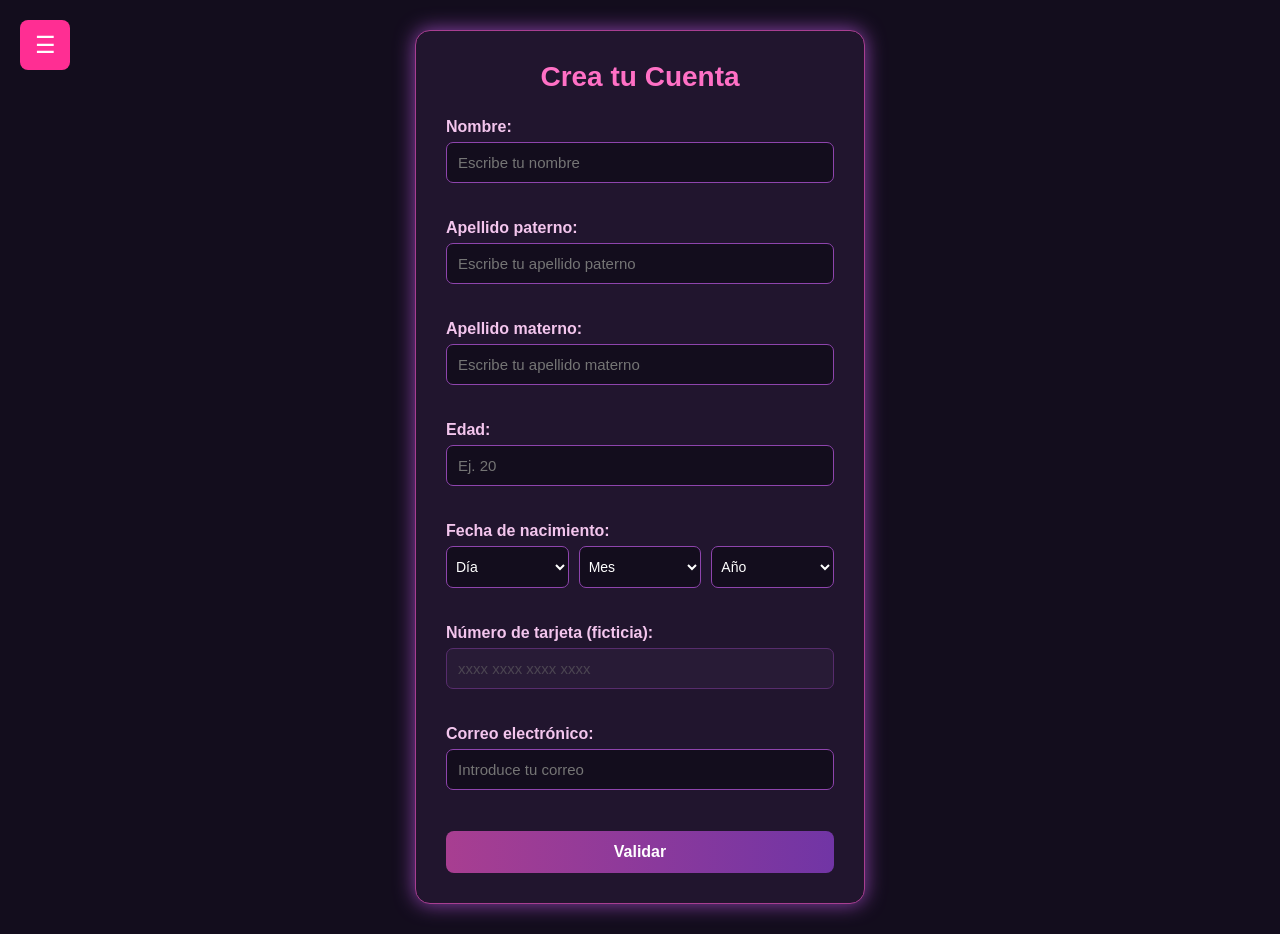
<file: formulario.html>
<!DOCTYPE html>
<html lang="es">
<head>
    <meta charset="UTF-8">
    <meta name="viewport" content="width=device-width, initial-scale=1.0">
    <title>Formulario de Registro | STELLI </title>
    <link rel="stylesheet" href="formulario estilos.css">
</head>
<body>

    <!-- ENCABEZADO -->
    <header class="encabezado">
        <button class="boton-menu" id="abrirMenu"
        aria-label="Abrir menú" aria-expanded="false">☰</button>
    </header>

    <!-- FONDO OSCURO -->
    <div class="fondo-menu" id="fondoMenu"></div>

    <!-- MENÚ LATERAL -->
    <aside class="menu-lateral" id="menuLateral">

        <div class="menu-titulo">
            <h2>Tu espacio</h2>
            <button type="button" id="cerrarMenu" aria-label="Cerrar menú">×</button>
        </div>

        <a class="enlace activo" href="index.html">⌂ <span>Inicio</span></a>
        <a class="enlace" href="index.html#albumes">▣ <span>Álbumes</span></a>
        <a class="enlace" href="index.html#conciertos">▶ <span>Conciertos</span></a>
        <a class="enlace" href="index.html#listas">☷ <span>Mis listas</span></a>
        <a class="enlace" href="formulario.html">☆ <span>Suscripción</span></a>

        <div class="menu-nota">
            <div class="nota-icono">♫</div>
            <strong>Tu música, tu estilo</strong>
        </div>

    </aside>

    <!-- FORMULARIO -->
    <main class="contenedor">

        <h1>Crea tu Cuenta</h1>

        <form id="formulario">

            <label for="nombre">Nombre:</label>
            <input type="text" id="nombre" maxlength="100"
            placeholder="Escribe tu nombre">
            <span class="error" id="errorNombre"></span>

            <label for="paterno">Apellido paterno:</label>
            <input type="text" id="paterno" maxlength="100"
            placeholder="Escribe tu apellido paterno">
            <span class="error" id="errorPaterno"></span>

            <label for="materno">Apellido materno:</label>
            <input type="text" id="materno" maxlength="100"
            placeholder="Escribe tu apellido materno">
            <span class="error" id="errorMaterno"></span>

            <label for="edad">Edad:</label>
            <input type="text" id="edad" maxlength="3"
            inputmode="numeric" placeholder="Ej. 20">
            <span class="error" id="errorEdad"></span>

            <label>Fecha de nacimiento:</label>

            <div class="fecha-nacimiento">

                <select id="diaNacimiento">
                    <option value="">Día</option>
                </select>

                <select id="mesNacimiento">
                    <option value="">Mes</option>
                    <option value="1">Enero</option>
                    <option value="2">Febrero</option>
                    <option value="3">Marzo</option>
                    <option value="4">Abril</option>
                    <option value="5">Mayo</option>
                    <option value="6">Junio</option>
                    <option value="7">Julio</option>
                    <option value="8">Agosto</option>
                    <option value="9">Septiembre</option>
                    <option value="10">Octubre</option>
                    <option value="11">Noviembre</option>
                    <option value="12">Diciembre</option>
                </select>

                <select id="anioNacimiento">
                    <option value="">Año</option>
                </select>

            </div>

            <span class="error" id="errorFecha"></span>

            <label for="tarjeta">Número de tarjeta (ficticia):</label>
            <input type="text" id="tarjeta" maxlength="19"
            inputmode="numeric" placeholder="xxxx xxxx xxxx xxxx" disabled>
            <span class="error" id="errorTarjeta"></span>

            <label for="correo">Correo electrónico:</label>
            <input type="email" id="correo"
            placeholder="Introduce tu correo">
            <span class="error" id="errorCorreo"></span>

            <button type="submit" class="boton-validar">Validar</button>

        </form>

    </main>

    <script src="formulario script.js"></script>

</body>
</html>
</file>
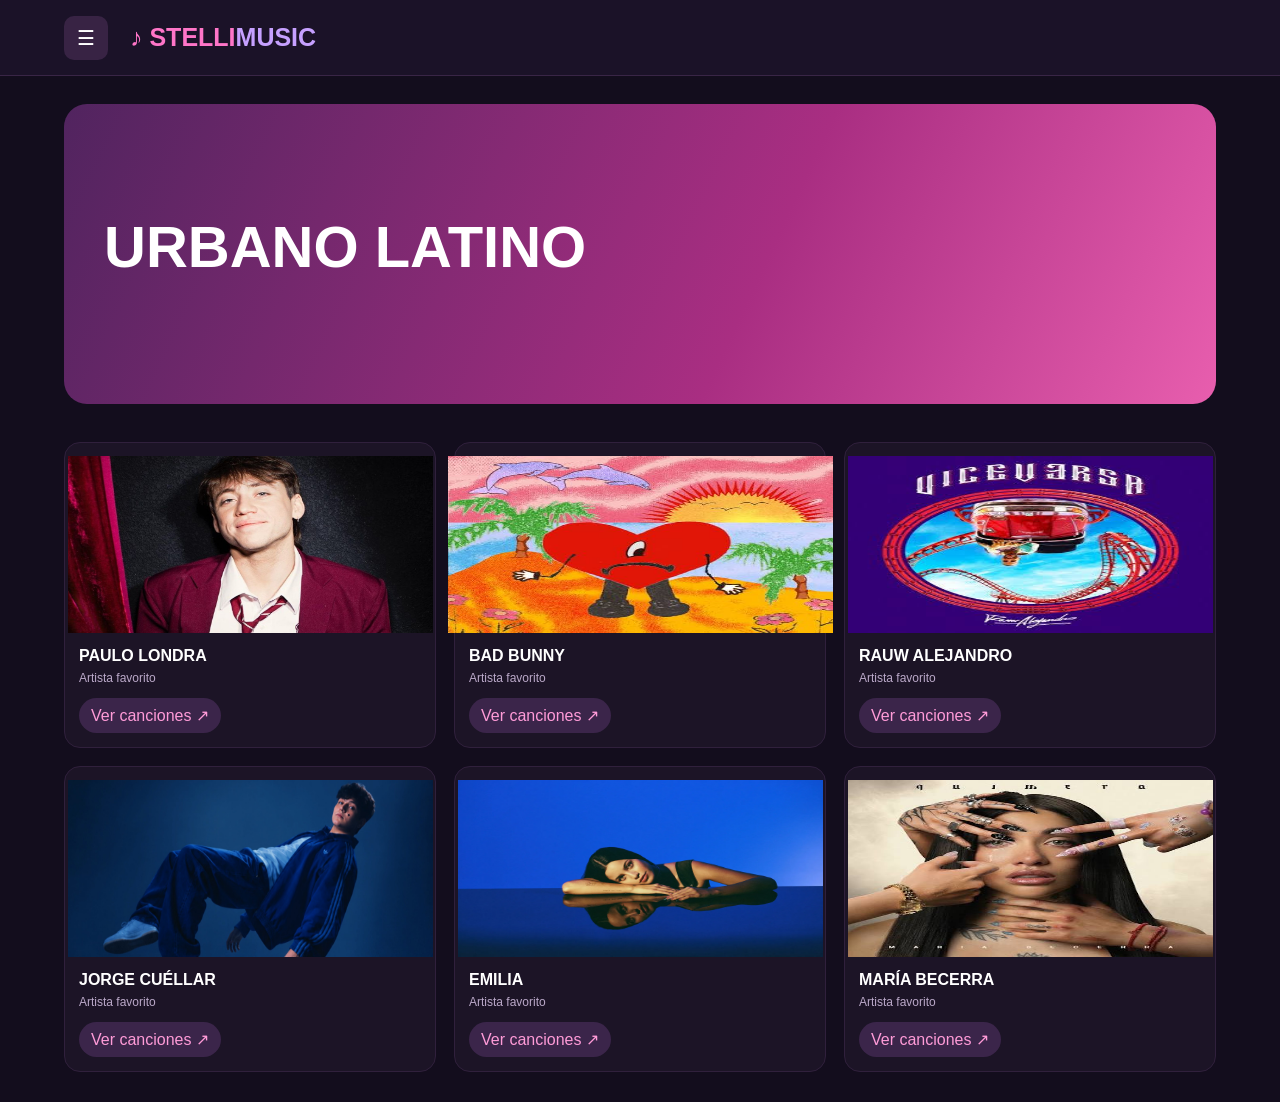
<file: urbano.html>
<html>
<head><meta charset="UTF-8">
    <meta name="viewport" content="width=device-width, initial-scale=1.0">
    <title>Urbano</title>
    <link rel="stylesheet" href="estilos.css">
</head>
<body>
<header class="encabezado">
        <button class="boton-menu" id="abrirMenu" aria-label="Abrir menú" aria-expanded="false">☰</button>
        <a class="logo" href="#inicio">♪ STELLI<span>MUSIC</span></a>
    </header>
    <div class="fondo-menu" id="fondoMenu"></div>
    <aside class="menu-lateral" id="menuLateral">
        <div class="menu-titulo"><h2>Tu espacio</h2><button id="cerrarMenu" aria-label="Cerrar menú">×</button></div>
        <a class="enlace activo" href="index.html #inicio">⌂ <span>Inicio</span></a>
        <a class="enlace" href="index.html #albumes">▣ <span>Álbumes</span></a>
        <a class="enlace" href="index.html #conciertos">▶ <span>Conciertos</span></a>
        <a class="enlace" href="index.html #listas">☷ <span>Mis listas</span></a>
        <div class="menu-nota"><div class="nota-icono">♫</div><strong>Tu música, tu estilo</strong></div>
    </aside>

     <main id="inicio">
        <section class="hero">
            <div class="hero-texto">
                <h1>URBANO LATINO</h1>
        </section>

<section class="seccion" id="artistas">
            <div class="rejilla-artistas">
                <article class="tarjeta-artista">
                    <a class="artista-enlace" href="artistaurb.html?artista=1" aria-label="Ver canciones del artista 1">
                        <div class="espacio-imagen"><small><img src="paulo.jpg" width="365" height="177"></small></div>
                        <h3>PAULO LONDRA</h3>
                    </a>
                    <p>Artista favorito</p>
                    <a class="boton-ver" href="artistaurb.html?artista=1">Ver canciones ↗</a>
                </article>
                <article class="tarjeta-artista">
                    <a class="artista-enlace" href="artistaurb.html?artista=2" aria-label="Ver canciones del artista 2">
                        <div class="espacio-imagen"><small><img src="bad.jpg" width="385" height="177"></small></div>
                        <h3>BAD BUNNY</h3>
                    </a>
                    <p>Artista favorito</p>
                    <a class="boton-ver" href="artistaurb.html?artista=2">Ver canciones ↗</a>
                </article>
                <article class="tarjeta-artista">
                    <a class="artista-enlace" href="artistaurb.html?artista=3" aria-label="Ver canciones del artistas 3">
                        <div class="espacio-imagen"><small><img src="rauw.jpg" width="365" height="177"></small></div>
                        <h3>RAUW ALEJANDRO</h3>
                    </a>
                    <p>Artista favorito</p>
                    <a class="boton-ver" href="artistaurb.html?artista=3">Ver canciones ↗</a>
                </article>
                <article class="tarjeta-artista">
                    <a class="artista-enlace" href="artistaurb.html?artista=4" aria-label="Ver canciones del artista 4">
                        <div class="espacio-imagen"><small><img src="jorge.jpg" width="365" height="177"></small></div>
                        <h3>JORGE CUÉLLAR</h3>
                    </a>
                    <p>Artista favorito</p>
                    <a class="boton-ver" href="artistaurb.html?artista=4">Ver canciones ↗</a>
                </article>
                <article class="tarjeta-artista">
                    <a class="artista-enlace" href="artistaurb.html?artista=5" aria-label="Ver canciones del artista 5">
                        <div class="espacio-imagen"><small><img src="emilia.webp" width="365" height="177"></small></div>
                        <h3>EMILIA</h3>
                    </a>
                    <p>Artista favorito</p>
                    <a class="boton-ver" href="artistaurb.html?artista=5">Ver canciones ↗</a>
                </article>
                <article class="tarjeta-artista">
                    <a class="artista-enlace" href="artistaurb.html?artista=6" aria-label="Ver canciones del artista 6">
                        <div class="espacio-imagen"><small><img src="maría.jpg" width="365" height="177"></small></div>
                        <h3>MARÍA BECERRA</h3>
                    </a>
                    <p>Artista favorito</p>
                    <a class="boton-ver" href="artistaurb.html?artista=6">Ver canciones ↗</a>
                </article>
            </div>
        </section>
        <script>
        const menu = document.getElementById('menuLateral');
        const fondo = document.getElementById('fondoMenu');
        const abrir = document.getElementById('abrirMenu');
        const cerrar = document.getElementById('cerrarMenu');

        function abrirMenu() {
            menu.classList.add('mostrar');
            fondo.classList.add('mostrar');
            abrir.setAttribute('aria-expanded', 'true');
        }
        function cerrarMenu() {
            menu.classList.remove('mostrar');
            fondo.classList.remove('mostrar');
            abrir.setAttribute('aria-expanded', 'false');
        }
        abrir.addEventListener('click', abrirMenu);
        cerrar.addEventListener('click', cerrarMenu);
        fondo.addEventListener('click', cerrarMenu);
        document.querySelectorAll('.menu-lateral a').forEach(function(enlace) {
            enlace.addEventListener('click', cerrarMenu);
        });
    </script>
        </body>
        </html>
</file>
<file: estilos.css>
/* PinkVibe: plantilla rosa y morada */
* { box-sizing: border-box; margin: 0; padding: 0; }
html { scroll-behavior: smooth; }
body { background: #130d1d; color: #fff; font-family: Arial, sans-serif; padding-top: 76px; }
.encabezado { position: fixed; top: 0; left: 0; z-index: 20; width: 100%; height: 76px; display: flex; align-items: center; gap: 22px; padding: 0 5%; background: #1b1228; border-bottom: 1px solid #392546; }
.logo { color: #ff75c8; font-size: 25px; font-weight: bold; text-decoration: none; white-space: nowrap; }
.logo span { color: #c6a0ff; }
.boton-menu { color: white; background: #382344; border-radius: 10px; padding: 10px 13px; font-size: 20px; border: 0; cursor: pointer; }
.busqueda { display: flex; align-items: center; gap: 10px; width: min(420px, 45vw); margin: 0 auto; padding: 11px 15px; border-radius: 25px; background: #2a1c36; color: #d5b7e8; }
.busqueda span { font-size: 22px; }
.busqueda input { width: 100%; border: 0; outline: 0; color: white; background: transparent; font-size: 14px; }
.busqueda input::placeholder { color: #bba8c8; }
.perfil { background: #4b2c60; color: white; border: 0; padding: 11px 17px; border-radius: 24px; cursor: pointer; white-space: nowrap; }
.menu-lateral { position: fixed; z-index: 31; left: 0; top: 0; width: 270px; height: 100vh; padding: 25px 19px; background: #1b1228; border-right: 1px solid #493052; transform: translateX(-105%); transition: transform .28s ease; }
.menu-lateral.mostrar { transform: translateX(0); }
.fondo-menu { position: fixed; z-index: 30; inset: 0; background: rgba(8, 4, 13, .65); opacity: 0; visibility: hidden; transition: .25s; }
.fondo-menu.mostrar { opacity: 1; visibility: visible; }
.menu-titulo { display: flex; justify-content: space-between; align-items: center; margin-bottom: 28px; }
.menu-titulo h2 { color: #ff9bd8; font-size: 22px; }
.menu-titulo button { color: white; background: transparent; border: 0; font-size: 30px; cursor: pointer; }
.enlace { display: flex; align-items: center; gap: 15px; padding: 14px 13px; margin: 5px 0; color: #d8c8e5; text-decoration: none; border-radius: 10px; }
.enlace:hover, .enlace.activo { background: #382344; color: #ff8ed0; }
.menu-nota { margin-top: 45px; padding: 18px; border-radius: 15px; background: linear-gradient(145deg, #51245f, #a83283); }
.nota-icono { font-size: 29px; margin-bottom: 12px; }
.menu-nota p { margin-top: 8px; font-size: 13px; line-height: 1.5; color: #f3dff2; }
main { max-width: 1440px; margin: 0 auto; padding: 28px 5% 30px; }
.hero { min-height: 300px; position: relative; overflow: hidden; display: flex; align-items: center; padding: 40px; border-radius: 23px; background: linear-gradient(115deg, #51245f, #a92e82 60%, #e85eae); }
.hero-texto { z-index: 2; max-width: 530px; }
.etiqueta { color: #ffd5ef; letter-spacing: 3px; font-weight: bold; font-size: 11px; margin-bottom: 17px; }
.hero h1 { font-size: clamp(36px, 5vw, 58px); line-height: 1.06; margin-bottom: 15px; }
.hero h1 span { color: #ffc4e8; }
.hero-texto > p:not(.etiqueta) { color: #f6dff1; line-height: 1.6; margin-bottom: 24px; }
.boton-rosa { display: inline-block; background: #fff; color: #78246e; text-decoration: none; padding: 13px 20px; border-radius: 25px; font-weight: bold; }
.boton-rosa:hover { background: #ffe1f4; }
.boton-rosa { pause: inline-block; background: #fff; color: #78246e; text-decoration: none; padding: 13px 20px; border-radius: 25px; font-weight: bold; }
.boton-rosa:hover { background: #ffe1f4; }
.disco { position: absolute; display: flex; justify-content: center; align-items: center; border-radius: 50%; color: #ffd2ef; background: rgba(255,255,255,.12); border: 2px solid rgba(255,255,255,.22); }
.disco-grande { width: 230px; height: 230px; right: 8%; top: 35px; font-size: 100px; }
.disco-pequeno { width: 105px; height: 105px; right: 21%; top: 120px; font-size: 45px; background: rgba(87,32,103,.5); }
.seccion { margin-top: 38px; scroll-margin-top: 95px; }
.titulo-seccion { display: flex; justify-content: space-between; align-items: center; gap: 15px; margin-bottom: 19px; }
.titulo-seccion h2 { font-size: 23px; margin-bottom: 7px; }
.titulo-seccion p { font-size: 13px; color: #bba9c9; }
.contador { color: #d7a3ff; font-size: 12px; white-space: nowrap; }
.rejilla-artistas { display: grid; grid-template-columns: repeat(3, minmax(0, 1fr)); gap: 18px; }
.tarjeta-artista { min-width: 0; background: #1c1426; border: 1px solid #30203c; padding: 14px; border-radius: 16px; transition: transform .2s, border-color .2s; }
.tarjeta-artista:hover { transform: translateY(-4px); border-color: #a950a5; }
.espacio-imagen { height: 175px; border: 2px dashed #82538f; border-radius: 12px; display: flex; flex-direction: column; align-items: center; justify-content: center; gap: 9px; color: #d9a5ef; background: linear-gradient(135deg, #281b35, #34203e); }
.espacio-imagen span, .espacio-portada span { display: flex; align-items: center; justify-content: center; width: 43px; height: 43px; border-radius: 50%; background: #50305f; font-size: 28px; }
.espacio-imagen small, .espacio-portada small { font-size: 12px; }
.tarjeta-artista h3 { font-size: 16px; margin: 15px 0 6px; }
.tarjeta-artista p, .album p { font-size: 12px; color: #bba9c9; }
.boton-ver { margin-top: 13px; background: #3b254a; border: 0; color: #ff9bd8; border-radius: 18px; padding: 8px 12px; cursor: pointer; }
.rejilla-albumes { display: grid; grid-template-columns: repeat(4, minmax(0, 1fr)); gap: 18px; }
.album { background: #1c1426; border-radius: 14px; padding: 13px; }
.espacio-portada { aspect-ratio: 1 / 1; border: 2px dashed #82538f; border-radius: 11px; background: linear-gradient(135deg, #281b35, #34203e); color: #d9a5ef; display: flex; flex-direction: column; gap: 9px; align-items: center; justify-content: center; margin-bottom: 13px; }
.album strong { display: block; font-size: 14px; margin-bottom: 6px; }
.rejilla-listas { display: grid; grid-template-columns: repeat(3, minmax(0, 1fr)); gap: 16px; }
.lista { min-height: 145px; padding: 20px; border-radius: 15px; }
.lista span { display: inline-block; font-size: 25px; margin-bottom: 14px; }
.lista h3 { margin-bottom: 7px; }
.lista p { color: #f4e3f4; font-size: 13px; }
.lista-rosa { background: linear-gradient(135deg, #b83283, #ed6bb8); }
.lista-morada { background: linear-gradient(135deg, #6033a5, #9865dc); }
.lista-fucsia { background: linear-gradient(135deg, #852b80, #d84a9d); }
footer { text-align: center; color: #9f8cab; font-size: 12px; padding: 40px 0 10px; }
footer strong { color: #ff8ed0; }
@media (max-width: 850px) {
    .encabezado { padding: 0 18px; gap: 12px; }
    main { padding: 20px 18px; }
    .rejilla-artistas { grid-template-columns: repeat(2, minmax(0, 1fr)); }
    .rejilla-albumes { grid-template-columns: repeat(2, minmax(0, 1fr)); }
    .disco-grande { right: -65px; }
    .disco-pequeno { right: 13%; }
}
@media (max-width: 520px) {
    body { padding-top: 118px; }
    .encabezado { height: 118px; flex-wrap: wrap; justify-content: space-between; padding: 12px 14px; }
    .logo { font-size: 22px; }
    .busqueda { order: 3; width: 100%; flex-basis: 100%; margin: 0; }
    .perfil { padding: 9px 12px; font-size: 12px; }
    .hero { padding: 28px 22px; min-height: 290px; }
    .hero h1 { font-size: 39px; }
    .hero-texto > p:not(.etiqueta) { max-width: 260px; }
    .disco-grande { width: 150px; height: 150px; top: 120px; right: -65px; font-size: 65px; }
    .disco-pequeno { width: 75px; height: 75px; top: 170px; right: 8%; font-size: 30px; }
    .rejilla-artistas, .rejilla-listas { grid-template-columns: 1fr; }
    .espacio-imagen { height: 210px; }
    .titulo-seccion h2 { font-size: 20px; }
}
/* Enlaces de artistas */
.artista-enlace { display: block; color: inherit; text-decoration: none; }
.artista-enlace h3 { transition: color .2s; }
.artista-enlace:hover h3 { color: #ff9bd8; }
a.boton-ver { display: inline-block; text-decoration: none; }
a.boton-ver:hover { background: #60366f; }

/* Página de canciones */
.pagina-artista { max-width: 1100px; margin: 0 auto; padding: 28px 5% 45px; }
.volver { display: inline-block; margin-bottom: 22px; color: #ff9bd8; text-decoration: none; }
.volver:hover { color: #d7a3ff; }
.portada-artista { display: flex; align-items: center; gap: 25px; padding: 30px; border-radius: 22px; background: linear-gradient(120deg, #51245f, #b83283, #6033a5); }
.avatar-artista { width: 150px; height: 150px; flex-shrink: 0; display: flex; align-items: center; justify-content: center; border: 2px dashed #f5b7e6; border-radius: 50%; background: rgba(255,255,255,.12); color: white; font-size: 48px; }
.portada-artista p { color: #f5dff3; margin-bottom: 8px; }
.portada-artista h1 { font-size: clamp(28px, 5vw, 45px); margin-bottom: 10px; }
.lista-canciones { margin-top: 32px; }
.lista-canciones h2 { margin-bottom: 16px; }
.cancion { display: flex; align-items: center; gap: 14px; padding: 14px 16px; margin-bottom: 9px; border-radius: 12px; background: #1c1426; border: 1px solid #30203c; }
.cancion-numero { color: #d7a3ff; width: 24px; }
.cancion-info { flex: 1; min-width: 0; }
.cancion-info strong { display: block; margin-bottom: 4px; }
.cancion-info small { color: #bba9c9; }
.boton-reproducir { border: 0; border-radius: 50%; width: 39px; height: 39px; background: #ff75c8; color: #28112c; font-size: 17px; cursor: pointer; }
.nota-audio { color: #bba9c9; font-size: 12px; line-height: 1.5; margin-top: 14px; }
@media (max-width: 520px) {
  .portada-artista { align-items: flex-start; padding: 22px; gap: 15px; }
  .avatar-artista { width: 85px; height: 85px; font-size: 30px; }
  .cancion { padding: 12px 10px; gap: 9px; }
}
/* MENU DESPLEGABLE DE ARTISTAS */
.menu-artistas {position: fixed; left: 20px; top: 100px; z-index: 1000; width: 230px; font-family: Arial, sans-serif;}
/* BOTON PRINCIPAL */
.menu-artistas summary {background: linear-gradient(135deg, #a832c7, #f04fa8); color: white; padding: 15px 20px; 
border-radius: 15px; cursor: pointer; list-style: none; font-size: 17px; font-weight: bold; box-shadow: 0 4px 15px #d943a855;}
/* QUITAR FLECHITA */
.menu-artistas summary::-webkit-details-marker { display: none;}
/* CONTENEDOR */
.menu-artistas nav {background: linear-gradient(180deg, #25143f, #40205c); padding: 12px; border: 1px solid #a64bc9; border-radius: 16px; margin-top: 10px; box-shadow: 0 8px 20px #00000066;}
/* ENLACES */
.menu-artistas nav a {display: block; color: white; text-decoration: none; padding: 13px; margin: 5px 0; border-radius: 10px; font-size: 15px; transition: 0.3s;}
/* EFECTO ROSA */
.menu-artistas nav a:hover {background: linear-gradient(90deg, #9b35c9, #ed55ae); padding-left: 20px; color: white;}
/* CUANDO ESTA ABIERTO */
.menu-artistas[open] summary {border-radius: 15px 15px 8px 8px;}
.pagina-artista {margin-left:270px; padding:20px;}
.lista-canciones {width:100%;}
.avatar-artista { width: 180px; height: 180px; border-radius: 50%; overflow: hidden; border: 4px solid #ff69b4;}
.avatar-artista img { width: 100%; height: 100%; object-fit: cover;}
.lista {text-decoration: none; color: inherit; display: block; cursor: pointer; transition: transform 0.3s;}
.lista:hover {transform: translateY(-6px);
}
/* PLAYLISTS PINKVIBE */
.pagina-playlist {background: #130d1d; color: white; min-height: 100vh;}
.contenido-playlist { max-width: 1150px; margin: auto; padding: 30px;}
.volver-inicio {color: white; text-decoration: none; background: #281b36; padding: 10px 18px; border-radius: 20px;}
.portada-playlist {display: flex; align-items: center; gap: 30px; padding: 35px; border-radius: 20px;
 background: linear-gradient(135deg, #a94d91, #663c91, #241632); box-shadow: 0 10px 30px #0005;}
.portada-playlist img { width: 230px; height: 230px; object-fit: cover; border-radius: 15px; box-shadow: 0 8px 25px #0006;}
.datos-playlist {flex: 1;}
.tipo-playlist {font-size: 12px; font-weight: bold; letter-spacing: 2px;}
.datos-playlist h1 {font-size: 42px; margin: 15px 0;}
.descripcion-playlist { color: #e2d5ed; line-height: 1.6; max-width: 500px;}
.cantidad-canciones { margin-top: 15px; font-size: 13px; color: #e6c6e9;}
.boton-reproducir { margin-top: 22px; padding: 13px 25px; border: none; border-radius: 30px; background: #ed72bd; color: white; font-weight: bold; cursor: pointer; font-size: 15px; transition: 0.3s;}
.boton-reproducir:hover { background: #ff94d2; transform: scale(1.05);
}
.seccion-canciones { margin-top: 40px;}
.encabezado-canciones {margin-bottom: 20px;}
.encabezado-canciones h2 { font-size: 23px;}
.encabezado-canciones p { color: #b9a9c8; margin-top: 7px;}
.fila-cancion {display: flex; align-items: center; gap: 18px; padding: 12px 16px; border-radius: 12px; margin-bottom: 8px;
 background: #1d1528; transition: 0.3s;}
.fila-cancion:hover { background: #352342; transform: translateX(4px);}
.numero { color: #bda9ca; font-size: 14px;}
.fila-cancion img { width: 58px; height: 58px; object-fit: cover; border-radius: 8px;}
.info-cancion { flex: 1;}
.info-cancion h3 { font-size: 15px; margin-bottom: 6px;}
.info-cancion p {color: #bda9ca; font-size: 13px;}
.duracion {color: #ed8ac7; font-size: 20px;}
{
.contenido-playlist {padding: 18px;
  }
.portada-playlist {flex-direction: column; align-items: flex-start; padding: 22px;}
.portada-playlist img { width: 170px; height: 170px;}
.datos-playlist h1 {font-size: 30px; }
.fila-cancion {gap: 10px; padding: 10px;}
.fila-cancion img { width: 48px; height: 48px;}
}
/* Reproductor compacto PinkVibe */
@media (max-width: 600px) {.audio-pequeno { width: 90px;}
}
button {background: #ed72bd; color: white; border: none; border-radius: 30%; cursor: pointer;}
.boton-play {background: #ed72bd; color: white; border: none; boder-radius: 50%; width: 38px; height: 38px; cursor: pointer; margin-left: auto; flex-shrink: 0;}
}
.logo-stelli { width: 100px; height: 100px; object-fit: contain; border-radius: 15px;}
.seccion-conciertos {padding: 30px;}
.seccion-conciertos h2 {color:#ff69b4; margin-bottom: 20px;}
.tarjeta-portada {background: #24152f; border-radius: 18px; overflow: hidden; max-width: 650px;}
.tarjeta-portada img{ width: 100%; height: 230px; object-fit: cover;}
.info-concierto { padding: 2px;}
.info-concierto h3 { color: #ff8bd1; margin-bottom: 10px;}
.info-concierto p {margin-bottom: 20px; line-height: 1.6;}
.boton-conciertos { display: inline-block; background: #e83e9b; color: white; padding: 12px 22px; border-radius: 25px; text-decoration: none;}
/* CONCIERTOS STILLEMUSIC */
.pagina-conciertos {padding: 35px 20px; text-align: center;}
.pagina-conciertos h2 { color: #ff69b4; margin-bottom: 10px; font-size: 70px;}
.lista-conciertos {display: grid; grid-template-columns: repeat(auto-fit, minmax(280px, 1fr)); gap: 25px; margin-top: 30px;}
.tarjeta-concierto {background: #24152f; padding: 18px; border-radius: 15px;}
.tarjeta-concierto h3 {color: #ff8bd1; margin-bottom: 15px;}
.tarjeta-concierto iframe {width: 100%; aspect-ratio: 16 / 9; border: none; border-radius: 12px;}
.volver-inicio {display: inline-block; margin: 30px; color: #ff69b4; text-decoration: none;}
.boton-reproducir,
.boton-pausar {display: inline-flex !important; justify-content: center !important; align-items: center !important;
 vertical-align: middle; text-align: center; line-height: 1 !important; padding: 0 !important;
}
.registro { text-aling: center; padding: 35px; background: #21152e; border-radius: 15px; margin: 30px;}
.registro h2 { color:#ff70c5; margin-bottom: 12px;}
.registrp p { color: withe; margin-bottom: 20px;}
.boton-registro { display: inline-block; background: #cl3c9b; color: white; padding: 12px 25px; border radius: 25px; text-decoration: none;}
.boton-registro: hover { background: #8e44ad;}
</file>
<file: formulario estilos.css>
/* DISEÑO GENERAL */
* {
    margin: 0;
    padding: 0;
    box-sizing: border-box;
}

body {
    font-family: Arial, sans-serif;
    background: #130d1d;
    color: white;
    min-height: 100vh;
    display: flex;
    justify-content: center;
    align-items: center;
    padding: 30px 20px;
}

/* CONTENEDOR DEL FORMULARIO */
.contenedor {
    background: #21152e;
    width: 100%;
    max-width: 450px;
    padding: 30px;
    border-radius: 15px;
    border: 1px solid #a83e91;
    box-shadow: 0 0 20px #8e44ad;
}

h1 {
    text-align: center;
    color: #ff70c5;
    margin-bottom: 25px;
    font-size: 28px;
}

/* ETIQUETAS */
label {
    display: block;
    margin-top: 15px;
    color: #f3c5ed;
    font-weight: bold;
}

/* CAMPOS DEL FORMULARIO */
input {
    width: 100%;
    padding: 11px;
    margin-top: 6px;
    background: #130d1d;
    color: white;
    border: 1px solid #8e44ad;
    border-radius: 7px;
    font-size: 15px;
}

input:focus {
    outline: none;
    border-color: #ff70c5;
    box-shadow: 0 0 6px #ff70c5;
}

/* FECHA DE NACIMIENTO */
input[type="date"] {
    color-scheme: dark;
    cursor: pointer;
}

/* MENSAJES DE ERROR */
.error {
    color: #ff4d6d;
    font-size: 13px;
    display: block;
    margin-top: 5px;
    min-height: 16px;
}

/* BOTÓN VALIDAR */
form button {
    width: 100%;
    padding: 12px;
    margin-top: 20px;
    background: linear-gradient(90deg, #a83e91, #7135a5);
    color: white;
    border: none;
    border-radius: 8px;
    font-size: 16px;
    font-weight: bold;
    cursor: pointer;
}

form button:hover {
    background: linear-gradient(90deg, #d94da9, #9854d1);
}


/* ADAPTACIÓN PARA CELULARES */
@media (max-width: 500px) {
    .contenedor {
        padding: 22px;
        margin-top: 45px;
    }

    h1 {
        font-size: 24px;
    }

    .menu-lateral {
        width: 250px;
    }
}
/* FECHA DE NACIMIENTO */
.fecha-nacimiento {
    display: flex;
    gap: 10px;
    width: 100%;
    margin-top: 6px;
}

.fecha-nacimiento select {
    width: 33.33%;
    min-width: 0;
    padding: 11px 5px;
    background: #130d1d;
    color: white;
    border: 1px solid #8e44ad;
    border-radius: 7px;
    font-size: 14px;
    cursor: pointer;
}

.fecha-nacimiento select:focus {
    outline: none;
    border-color: #ff70c5;
    box-shadow: 0 0 6px #ff70c5;
}

.fecha-nacimiento option {
    background: #21152e;
    color: white;
}
/* DISEÑO GENERAL */
* {
    margin: 0;
    padding: 0;
    box-sizing: border-box;
}

body {
    font-family: Arial, sans-serif;
    background: #130d1d;
    color: white;
    min-height: 100vh;
    display: flex;
    justify-content: center;
    align-items: center;
    padding: 30px 20px;
}

/* CONTENEDOR DEL FORMULARIO */
.contenedor {
    background: #21152e;
    width: 100%;
    max-width: 450px;
    padding: 30px;
    border-radius: 15px;
    border: 1px solid #a83e91;
    box-shadow: 0 0 20px #8e44ad;
}

h1 {
    text-align: center;
    color: #ff70c5;
    margin-bottom: 25px;
    font-size: 28px;
}

/* ETIQUETAS */
label {
    display: block;
    margin-top: 15px;
    color: #f3c5ed;
    font-weight: bold;
}

/* CAMPOS DEL FORMULARIO */
input {
    width: 100%;
    padding: 11px;
    margin-top: 6px;
    background: #130d1d;
    color: white;
    border: 1px solid #8e44ad;
    border-radius: 7px;
    font-size: 15px;
}

input:focus {
    outline: none;
    border-color: #ff70c5;
    box-shadow: 0 0 6px #ff70c5;
}

/* FECHA DE NACIMIENTO */
input[type="date"] {
    color-scheme: dark;
    cursor: pointer;
}

/* MENSAJES DE ERROR */
.error {
    color: #ff4d6d;
    font-size: 13px;
    display: block;
    margin-top: 5px;
    min-height: 16px;
}

/* BOTÓN VALIDAR */
form button {
    width: 100%;
    padding: 12px;
    margin-top: 20px;
    background: linear-gradient(90deg, #a83e91, #7135a5);
    color: white;
    border: none;
    border-radius: 8px;
    font-size: 16px;
    font-weight: bold;
    cursor: pointer;
}

form button:hover {
    background: linear-gradient(90deg, #d94da9, #9854d1);
}

/* BOTÓN PARA ABRIR EL MENÚ */
.boton-menu {
    position: fixed;
    top: 20px;
    left: 20px;
    width: 50px;
    height: 50px;
    margin: 0;
    padding: 0;
    z-index: 10002;
    background: #a83e91;
    color: white;
    border: none;
    border-radius: 8px;
    font-size: 25px;
    cursor: pointer;
}

/* FONDO OSCURO DEL MENÚ */
.fondo-menu {
    position: fixed;
    inset: 0;
    background: rgba(0, 0, 0, 0.7);
    z-index: 10000;
    display: none;
}

.fondo-menu.mostrar {
    display: block;
}

/* MENÚ LATERAL */
.menu-lateral {
    position: fixed;
    top: 0;
    left: 0;
    width: 260px;
    height: 100vh;
    background: #21152e;
    padding: 25px;
    z-index: 10001;
    transform: translateX(-100%);
    transition: transform 0.3s ease;
    overflow-y: auto;
}

.menu-lateral.mostrar {
    transform: translateX(0);
}

/* TÍTULO DEL MENÚ */
.menu-titulo {
    display: flex;
    justify-content: space-between;
    align-items: center;
    margin-bottom: 30px;
}

.menu-titulo h2 {
    color: #ff70c5;
    font-size: 22px;
}

.menu-titulo button {
    width: 35px;
    height: 35px;
    margin: 0;
    padding: 0;
    background: transparent;
    color: white;
    border: none;
    font-size: 25px;
    cursor: pointer;
}

/* ENLACES DEL MENÚ */
.menu-lateral a {
    display: block;
    color: white;
    text-decoration: none;
    padding: 15px 5px;
    font-size: 16px;
    border-radius: 7px;
}

.menu-lateral a:hover,
.menu-lateral a.activo {
    color: #ff70c5;
    background: #352142;
}

/* NOTA INFERIOR DEL MENÚ */
.menu-nota {
    margin-top: 40px;
    color: #ff70c5;
    text-align: center;
}

.nota-icono {
    font-size: 35px;
    margin-bottom: 8px;
}

/* ADAPTACIÓN PARA CELULARES */
@media (max-width: 500px) {
    .contenedor {
        padding: 22px;
        margin-top: 45px;
    }

    h1 {
        font-size: 24px;
    }

    .menu-lateral {
        width: 250px;
    }
}
/* FECHA DE NACIMIENTO */
.fecha-nacimiento {
    display: flex;
    gap: 10px;
    width: 100%;
    margin-top: 6px;
}

.fecha-nacimiento select {
    width: 33.33%;
    min-width: 0;
    padding: 11px 5px;
    background: #130d1d;
    color: white;
    border: 1px solid #8e44ad;
    border-radius: 7px;
    font-size: 14px;
    cursor: pointer;
}

.fecha-nacimiento select:focus {
    outline: none;
    border-color: #ff70c5;
    box-shadow: 0 0 6px #ff70c5;
}

.fecha-nacimiento option {
    background: #21152e;
    color: white;
}
/* BOTÓN DEL MENÚ */
.boton-menu {
    position: fixed;
    top: 20px;
    left: 20px;
    z-index: 1002;
    background: #ff2e93;
    color: white;
    border: none;
    padding: 10px 15px;
    border-radius: 8px;
    font-size: 23px;
    cursor: pointer;
}

/* FONDO OSCURO */
.fondo-menu {
    position: fixed;
    inset: 0;
    background: rgba(0, 0, 0, 0.65);
    opacity: 0;
    visibility: hidden;
    transition: 0.3s;
    z-index: 1000;
}

/* MENÚ LATERAL */
.menu-lateral {
    position: fixed;
    top: 0;
    left: -280px;
    width: 250px;
    height: 100%;
    background: #17121f;
    padding: 30px 20px;
    box-sizing: border-box;
    z-index: 1001;
    transition: left 0.3s;
}

.menu-lateral h2 {
    color: #ff2e93;
    margin-bottom: 35px;
}

.menu-lateral nav a {
    display: block;
    color: white;
    text-decoration: none;
    padding: 15px 10px;
    border-bottom: 1px solid #39303f;
    font-size: 16px;
}

.menu-lateral nav a:hover {
    color: #ff2e93;
    background: #292131;
}

/* BOTÓN CERRAR */
.cerrar-menu {
    margin-top: 30px;
    padding: 10px 20px;
    background: #ff2e93;
    color: white;
    border: none;
    border-radius: 6px;
    cursor: pointer;
}

/* MENÚ ABIERTO */
.menu-lateral.activo {
    transform: translateX(0) !important;
    left: 0 !important;
    visibility: visible !important;
    opacity: 1 !important;
}

.fondo-menu.activo {
    opacity: 1;
    visibility: visible;
display: block;
}
/* OCULTAR BOTÓN AL ABRIR EL MENÚ */
body:has(.menu-lateral.activo) .boton-menu {
    display: none;
}
input:disabled {
    opacity: 0.5;
    cursor: not-allowed;
    background: #30213e;
}
</file>
